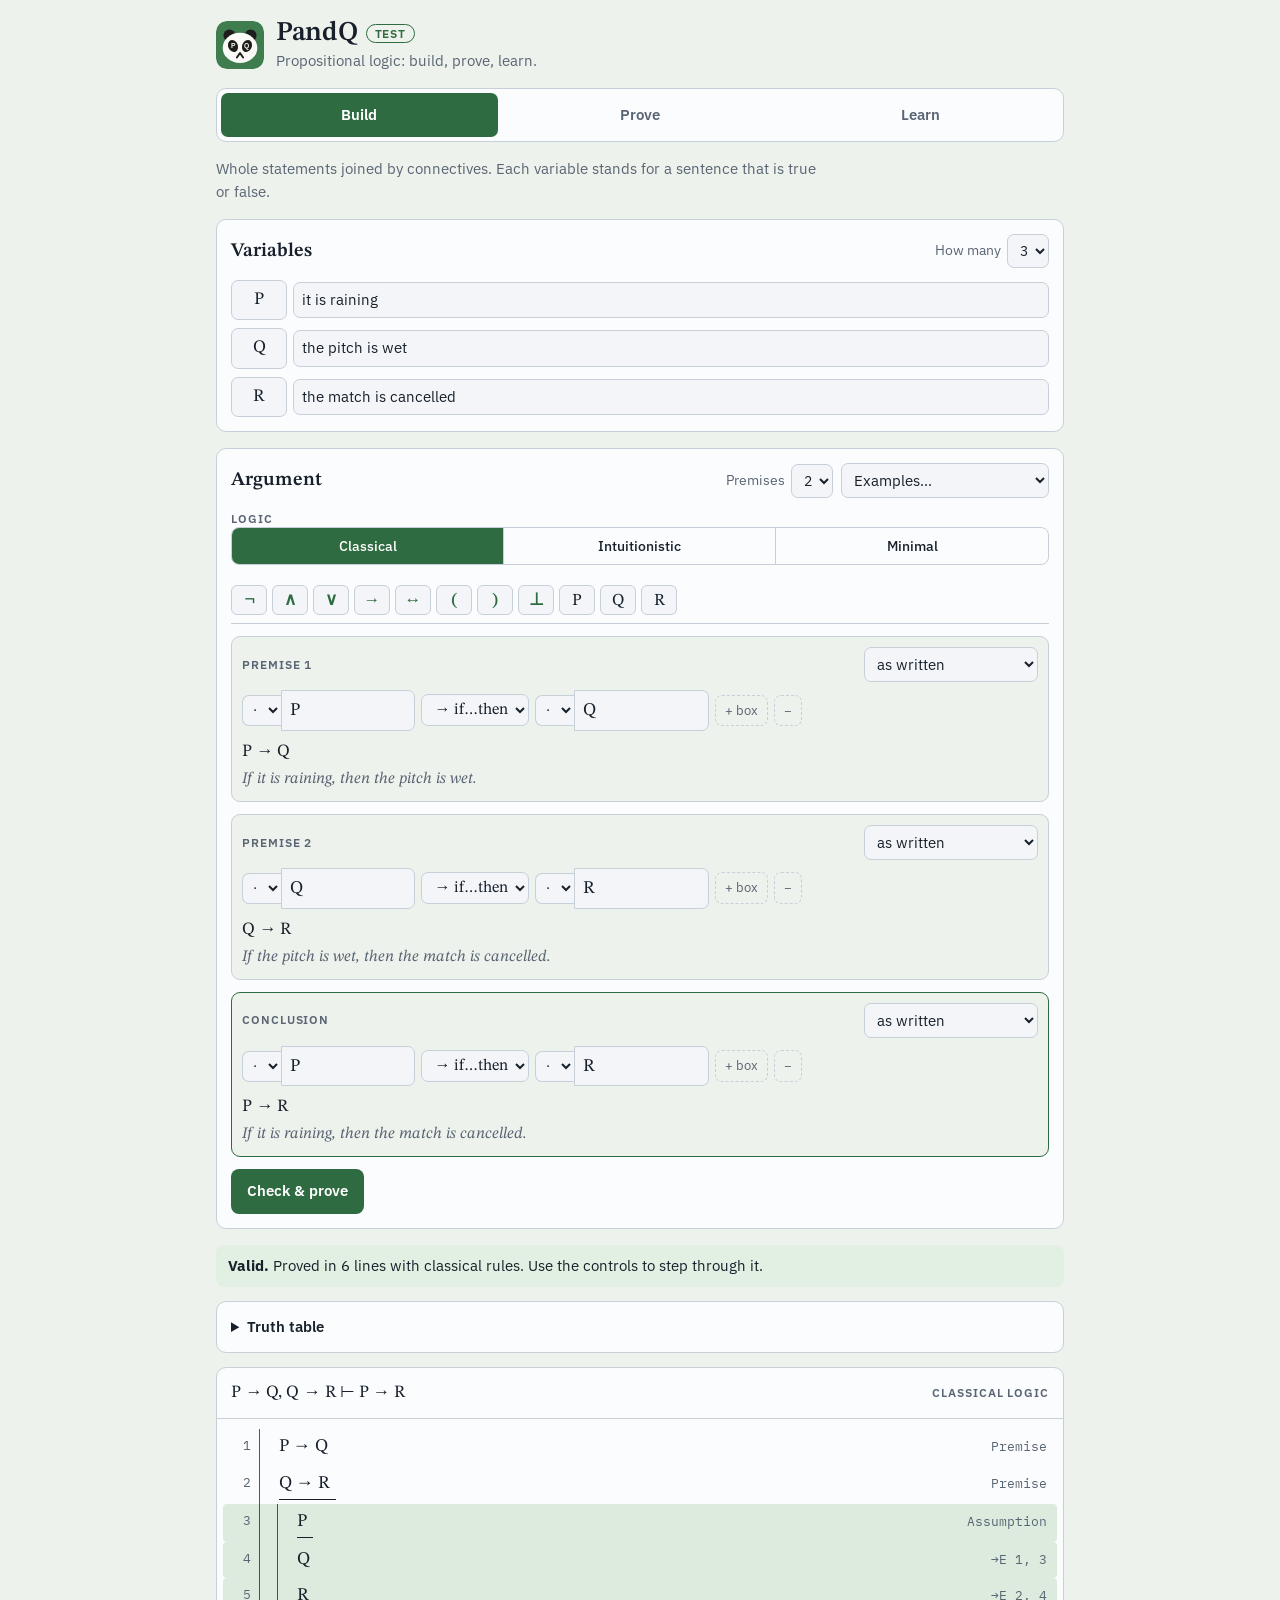
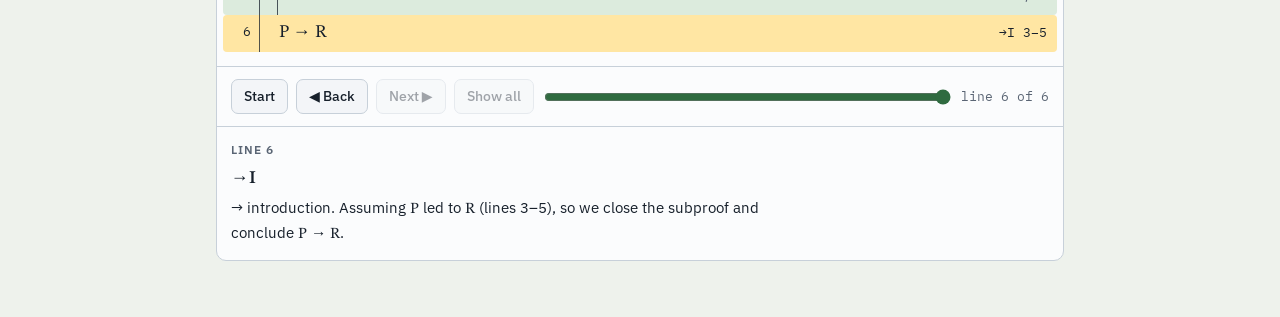
<file: index.html>
<!doctype html>
<html lang="en-GB">
<head>
<meta charset="utf-8">
<meta name="viewport" content="width=device-width, initial-scale=1, viewport-fit=cover">
<meta name="theme-color" content="#2F6B40">
<meta name="description" content="Propositional logic: build arguments, check them with truth tables, step through Fitch proofs, and learn the terms.">
<link rel="manifest" href="manifest.webmanifest">
<link rel="icon" href="icon.svg" type="image/svg+xml">
<link rel="apple-touch-icon" href="apple-touch-icon.png">
<title>PandQ</title>
<link rel="preconnect" href="https://fonts.googleapis.com">
<link rel="stylesheet" href="https://fonts.googleapis.com/css2?family=IBM+Plex+Mono:wght@400;500&family=IBM+Plex+Sans:wght@400;500;600&family=STIX+Two+Text:ital,wght@0,400;0,600;1,400&display=swap">
<link rel="stylesheet" href="workbench.css">
<link rel="stylesheet" href="theme.css">
</head>
<body>
<div class="wrap">
  <header class="brand">
    <svg xmlns="http://www.w3.org/2000/svg" viewBox="0 0 200 200"><rect x="0" y="0" width="200" height="200" rx="44" fill="#3F7D4E"/>
<circle cx="56" cy="60" r="25" fill="#1D1D1B"/><circle cx="144" cy="60" r="25" fill="#1D1D1B"/>
<ellipse cx="100" cy="112" rx="72" ry="63" fill="#FBFAF6"/>
<ellipse cx="71" cy="104" rx="20" ry="26" fill="#1D1D1B" transform="rotate(-24 71 104)"/>
<ellipse cx="129" cy="104" rx="20" ry="26" fill="#1D1D1B" transform="rotate(24 129 104)"/>
<text x="72" y="114" text-anchor="middle" font-family="DM Sans, Arial, sans-serif" font-weight="700" font-size="28" fill="#FBFAF6">P</text>
<text x="128" y="114" text-anchor="middle" font-family="DM Sans, Arial, sans-serif" font-weight="700" font-size="28" fill="#FBFAF6">Q</text>
<path d="M87 152 L100 133 L113 152" fill="none" stroke="#1D1D1B" stroke-width="8" stroke-linecap="round" stroke-linejoin="round"/></svg>
    <div><h1>PandQ<span class="testflag">Test</span></h1><p>Propositional logic: build, prove, learn.</p></div>
  </header>
  <nav class="appnav" aria-label="Sections"><a href="index.html" aria-current="page">Build</a><a href="prove.html">Prove</a><a href="learn.html">Learn</a></nav>
  <nav class="tabs" role="tablist" id="tabs" hidden>
    <button role="tab" id="tab-prop" data-tab="prop">Propositional</button>
  </nav>
  <p class="intro" id="intro"></p>
  <div id="builder" style="display:flex;flex-direction:column;gap:16px"></div>
  <div class="results" id="result" aria-live="polite"></div>
</div>
<script src="core.js"></script>
<script src="workbench.js"></script>
<script>if('serviceWorker' in navigator){addEventListener('load',()=>navigator.serviceWorker.register('sw.js').catch(()=>{}));}</script>
</body>
</html>
</file>
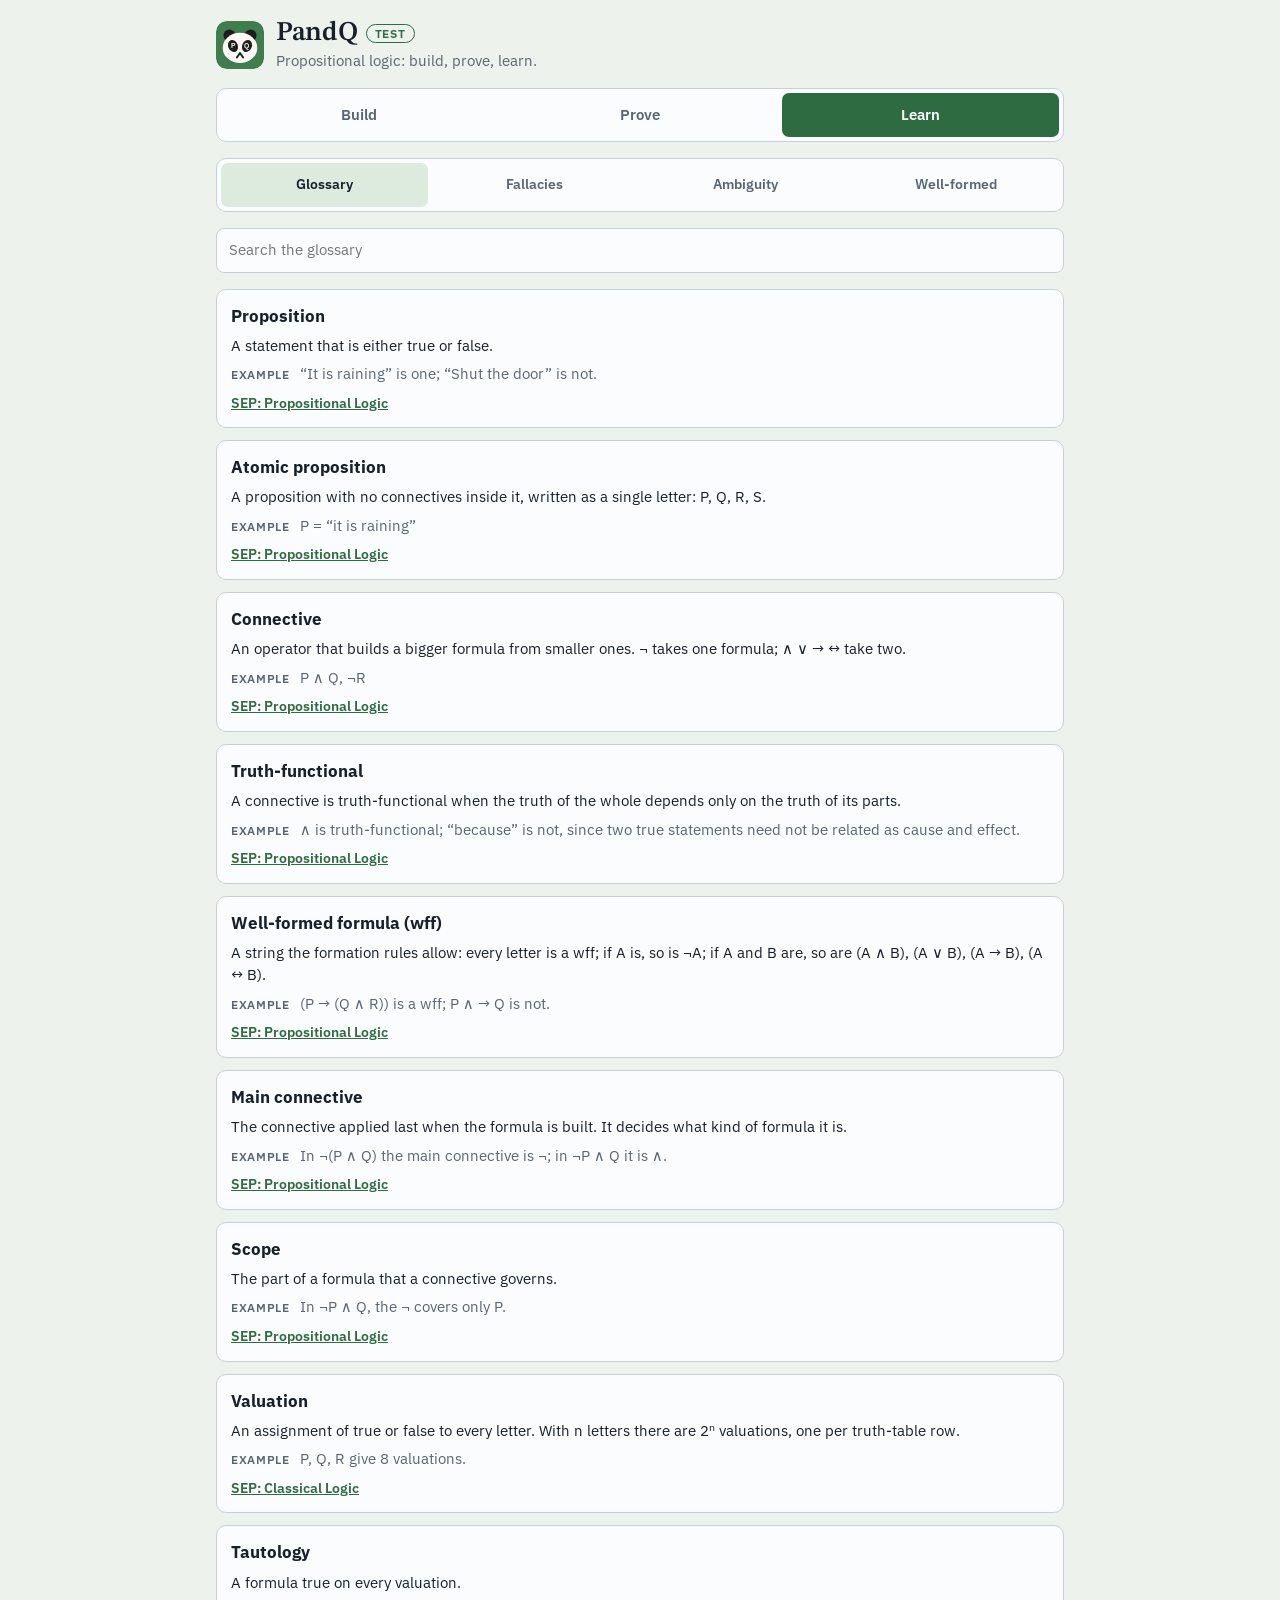
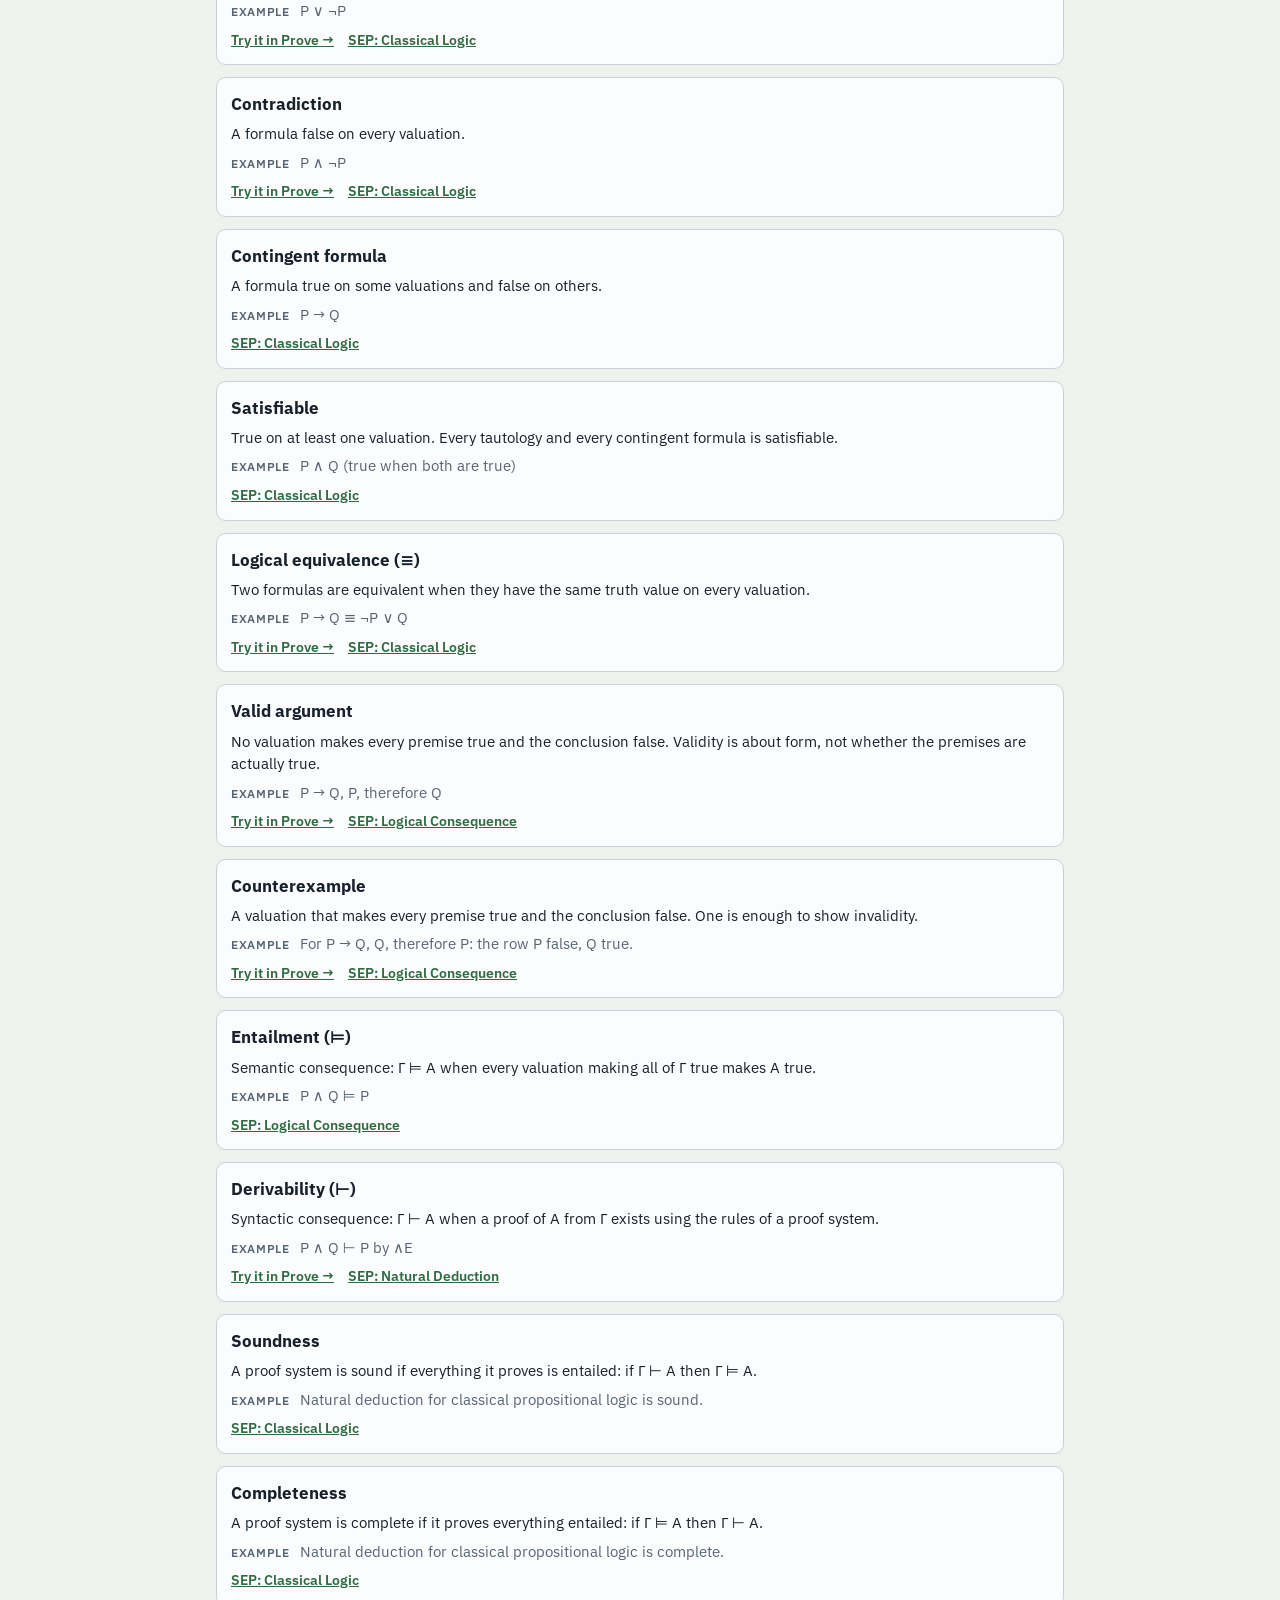
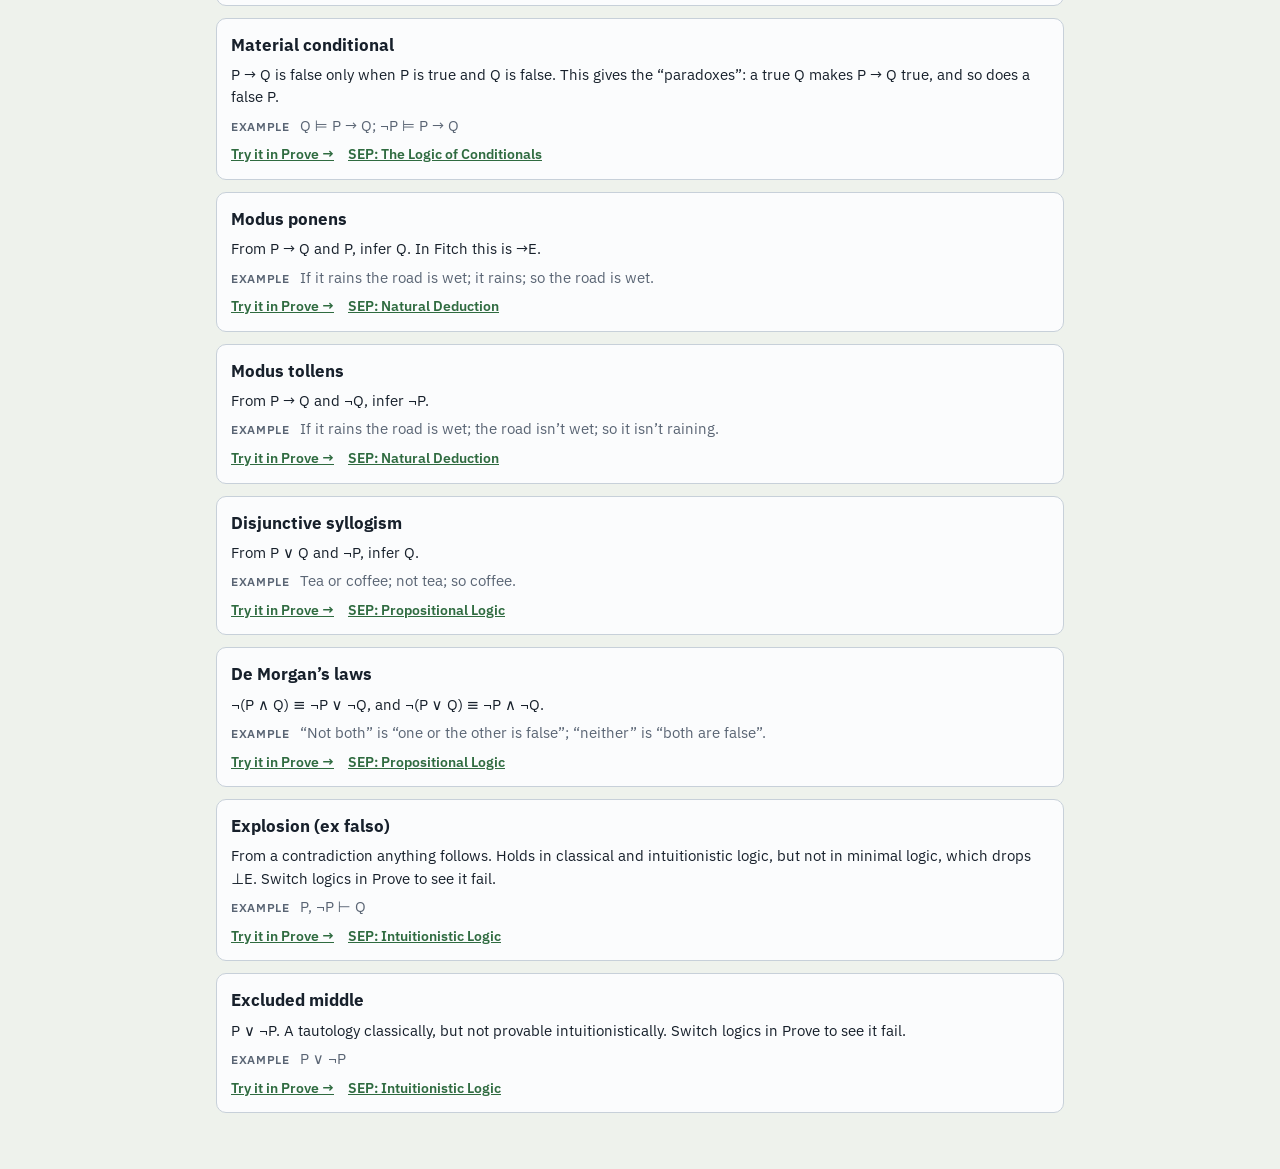
<file: learn.html>
<!doctype html>
<html lang="en-GB">
<head>
<meta charset="utf-8">
<meta name="viewport" content="width=device-width, initial-scale=1, viewport-fit=cover">
<meta name="theme-color" content="#2F6B40">
<meta name="description" content="Propositional logic: build arguments, check them with truth tables, step through Fitch proofs, and learn the terms.">
<link rel="manifest" href="manifest.webmanifest">
<link rel="icon" href="icon.svg" type="image/svg+xml">
<link rel="apple-touch-icon" href="apple-touch-icon.png">
<title>PandQ · Learn</title>
<link rel="preconnect" href="https://fonts.googleapis.com">
<link rel="stylesheet" href="https://fonts.googleapis.com/css2?family=IBM+Plex+Mono:wght@400;500&family=IBM+Plex+Sans:wght@400;500;600&family=STIX+Two+Text:ital,wght@0,400;0,600;1,400&display=swap">
<link rel="stylesheet" href="workbench.css">
<link rel="stylesheet" href="learn.css">
<link rel="stylesheet" href="theme.css">
</head>
<body>
<div class="wrap">
  <header class="brand">
    <svg xmlns="http://www.w3.org/2000/svg" viewBox="0 0 200 200"><rect x="0" y="0" width="200" height="200" rx="44" fill="#3F7D4E"/>
<circle cx="56" cy="60" r="25" fill="#1D1D1B"/><circle cx="144" cy="60" r="25" fill="#1D1D1B"/>
<ellipse cx="100" cy="112" rx="72" ry="63" fill="#FBFAF6"/>
<ellipse cx="71" cy="104" rx="20" ry="26" fill="#1D1D1B" transform="rotate(-24 71 104)"/>
<ellipse cx="129" cy="104" rx="20" ry="26" fill="#1D1D1B" transform="rotate(24 129 104)"/>
<text x="72" y="114" text-anchor="middle" font-family="DM Sans, Arial, sans-serif" font-weight="700" font-size="28" fill="#FBFAF6">P</text>
<text x="128" y="114" text-anchor="middle" font-family="DM Sans, Arial, sans-serif" font-weight="700" font-size="28" fill="#FBFAF6">Q</text>
<path d="M87 152 L100 133 L113 152" fill="none" stroke="#1D1D1B" stroke-width="8" stroke-linecap="round" stroke-linejoin="round"/></svg>
    <div><h1>PandQ<span class="testflag">Test</span></h1><p>Propositional logic: build, prove, learn.</p></div>
  </header>
  <nav class="appnav" aria-label="Sections"><a href="index.html">Build</a><a href="prove.html">Prove</a><a href="learn.html" aria-current="page">Learn</a></nav>
  <div class="ltabs" id="ltabs" role="tablist">
    <button role="tab" data-v="glossary">Glossary</button>
    <button role="tab" data-v="fallacies">Fallacies</button>
    <button role="tab" data-v="ambiguity">Ambiguity</button>
    <button role="tab" data-v="wellformed">Well-formed</button>
  </div>
  <div class="search" id="searchrow"><label for="q" style="position:absolute;left:-9999px">Search the glossary</label><input id="q" type="search" placeholder="Search the glossary"></div>
  <div class="list" id="list"></div>
</div>
<script src="learn-content.js"></script>
<script src="learn.js"></script>
<script>if('serviceWorker' in navigator){addEventListener('load',()=>navigator.serviceWorker.register('sw.js').catch(()=>{}));}</script>
</body>
</html>
</file>
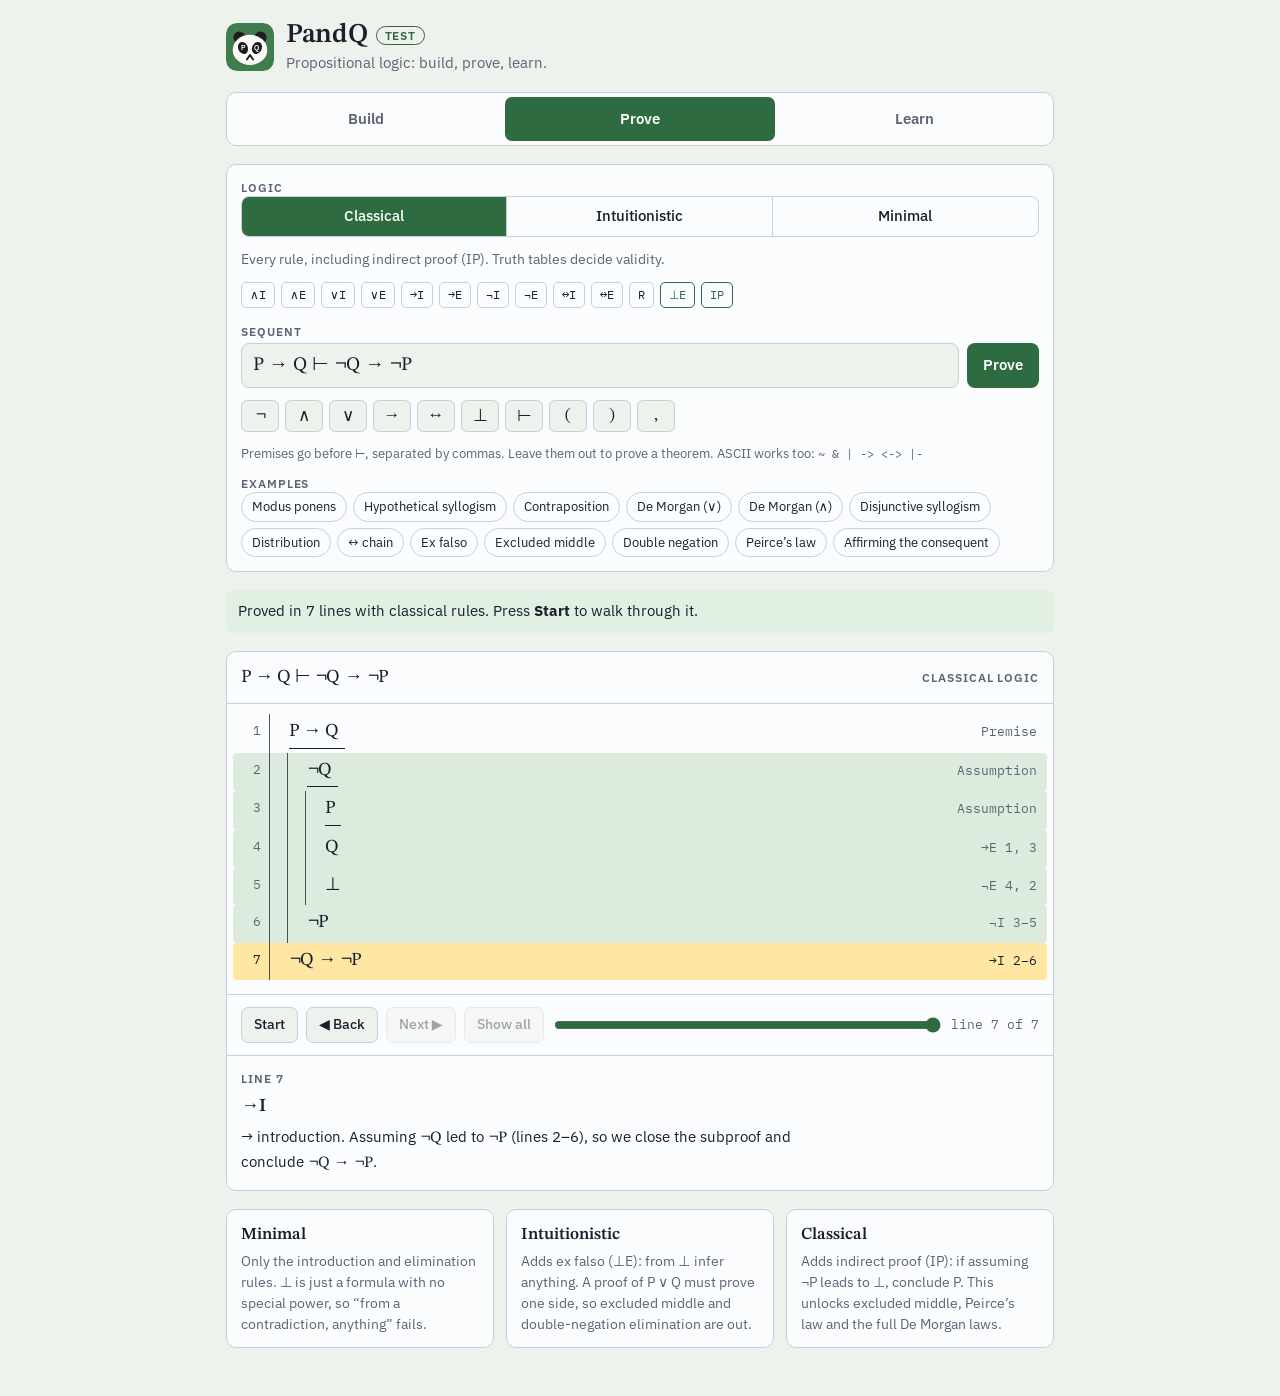
<file: prove.html>
<!doctype html>
<html lang="en-GB">
<head>
<meta charset="utf-8">
<meta name="viewport" content="width=device-width, initial-scale=1, viewport-fit=cover">
<meta name="theme-color" content="#2F6B40">
<meta name="description" content="Propositional logic: build arguments, check them with truth tables, step through Fitch proofs, and learn the terms.">
<link rel="manifest" href="manifest.webmanifest">
<link rel="icon" href="icon.svg" type="image/svg+xml">
<link rel="apple-touch-icon" href="apple-touch-icon.png">
<title>PandQ · Prove</title>
<link rel="preconnect" href="https://fonts.googleapis.com">
<link rel="stylesheet" href="https://fonts.googleapis.com/css2?family=IBM+Plex+Mono:wght@400;500&family=IBM+Plex+Sans:wght@400;500;600&family=STIX+Two+Text:ital,wght@0,400;0,600;1,400&display=swap">
<link rel="stylesheet" href="fitch.css">
<link rel="stylesheet" href="theme.css">
</head>
<body>
<div class="wrap">
  <header class="brand">
    <svg xmlns="http://www.w3.org/2000/svg" viewBox="0 0 200 200"><rect x="0" y="0" width="200" height="200" rx="44" fill="#3F7D4E"/>
<circle cx="56" cy="60" r="25" fill="#1D1D1B"/><circle cx="144" cy="60" r="25" fill="#1D1D1B"/>
<ellipse cx="100" cy="112" rx="72" ry="63" fill="#FBFAF6"/>
<ellipse cx="71" cy="104" rx="20" ry="26" fill="#1D1D1B" transform="rotate(-24 71 104)"/>
<ellipse cx="129" cy="104" rx="20" ry="26" fill="#1D1D1B" transform="rotate(24 129 104)"/>
<text x="72" y="114" text-anchor="middle" font-family="DM Sans, Arial, sans-serif" font-weight="700" font-size="28" fill="#FBFAF6">P</text>
<text x="128" y="114" text-anchor="middle" font-family="DM Sans, Arial, sans-serif" font-weight="700" font-size="28" fill="#FBFAF6">Q</text>
<path d="M87 152 L100 133 L113 152" fill="none" stroke="#1D1D1B" stroke-width="8" stroke-linecap="round" stroke-linejoin="round"/></svg>
    <div><h1>PandQ<span class="testflag">Test</span></h1><p>Propositional logic: build, prove, learn.</p></div>
  </header>
  <nav class="appnav" aria-label="Sections"><a href="index.html">Build</a><a href="prove.html" aria-current="page">Prove</a><a href="learn.html">Learn</a></nav>

  <section class="bench" aria-label="Input">
    <div>
      <div class="label" id="logiclbl">Logic</div>
      <div class="seg" role="group" aria-labelledby="logiclbl">
        <button id="lg-classical" data-logic="classical" aria-pressed="true">Classical</button>
        <button id="lg-intuitionistic" data-logic="intuitionistic" aria-pressed="false">Intuitionistic</button>
        <button id="lg-minimal" data-logic="minimal" aria-pressed="false">Minimal</button>
      </div>
    </div>
    <p class="logicnote" id="logicnote"></p>
    <div class="rules" id="rules"></div>
    <div>
      <label class="label" for="seq">Sequent</label>
      <div class="inrow">
        <input id="seq" autocomplete="off" autocapitalize="characters" spellcheck="false" value="P → Q ⊢ ¬Q → ¬P">
        <button class="go" id="go">Prove</button>
      </div>
    </div>
    <div class="keys" id="keys">
      <button data-k="¬">¬</button><button data-k="∧">∧</button><button data-k="∨">∨</button><button data-k="→">→</button><button data-k="↔">↔</button><button data-k="⊥">⊥</button><button data-k="⊢">⊢</button><button data-k="(">(</button><button data-k=")">)</button><button data-k=", ">,</button>
    </div>
    <p class="hint">Premises go before <code>⊢</code>, separated by commas. Leave them out to prove a theorem. ASCII works too: <code>~ &amp; | -&gt; &lt;-&gt; |-</code></p>
    <div>
      <div class="label">Examples</div>
      <div class="examples" id="examples"></div>
    </div>
  </section>

  <div class="status" id="status" role="status"></div>

  <section class="sheet" id="sheet" aria-label="Proof">
    <div class="sheethead">
      <span class="seqshow" id="seqshow"></span>
      <span class="label" id="sheetlogic"></span>
    </div>
    <div class="scroller"><div class="proof" id="proof"></div></div>
    <div class="controls">
      <button id="first">Start</button>
      <button id="prev">◀ Back</button>
      <button id="next">Next ▶</button>
      <button id="all">Show all</button>
      <input type="range" id="slider" min="1" max="1" value="1" aria-label="Proof step">
      <span class="counter" id="counter"></span>
    </div>
    <div class="explain" id="explain"></div>
  </section>

  <section class="notes" aria-label="About the logics">
    <div><h3>Minimal</h3><p>Only the introduction and elimination rules. ⊥ is just a formula with no special power, so “from a contradiction, anything” fails.</p></div>
    <div><h3>Intuitionistic</h3><p>Adds ex falso (⊥E): from ⊥ infer anything. A proof of P ∨ Q must prove one side, so excluded middle and double-negation elimination are out.</p></div>
    <div><h3>Classical</h3><p>Adds indirect proof (IP): if assuming ¬P leads to ⊥, conclude P. This unlocks excluded middle, Peirce’s law and the full De Morgan laws.</p></div>
  </section>
</div>
<script src="fitch-core.js"></script>
<script src="fitch.js"></script>
<script>if('serviceWorker' in navigator){addEventListener('load',()=>navigator.serviceWorker.register('sw.js').catch(()=>{}));}</script>
</body>
</html>
</file>
<file: workbench.css>
:root{padding-top:env(safe-area-inset-top,0px);padding-bottom:env(safe-area-inset-bottom,0px)}body{margin:0;font:14px system-ui,sans-serif}img{max-width:100%}[hidden]{display:none!important}

/* Layout: one working column per logic. Tabs on top, then Symbols, then the Argument builder, then results with Fitch proof stepper. */
:root{
  --bg:#EDF0F3; --paper:#FBFCFD; --ink:#17202B; --muted:#5A6574; --rule:#C7D0D9; --field:#F3F5F8;
  --accent:#1D6A59; --accent-ink:#FFFFFF; --mark:#FFE6A3; --ref:#D9EEE7; --bad:#9E3527; --badbg:#F8E4E0; --okbg:#E1F1EB; --warn:#8A5A00;
  --f-formula:"STIX Two Text","Cambria Math","Times New Roman",serif;
  --f-body:"IBM Plex Sans",system-ui,-apple-system,"Segoe UI",sans-serif;
  --f-mono:"IBM Plex Mono",ui-monospace,"SF Mono",Menlo,monospace;
}
@media (prefers-color-scheme: dark){:root:not([data-theme="light"]){
  --bg:#10151B; --paper:#171F28; --ink:#E5EAF0; --muted:#98A4B2; --rule:#33404D; --field:#121921;
  --accent:#5DC3A7; --accent-ink:#0E1A16; --mark:#56461A; --ref:#1D3A33; --bad:#E8806F; --badbg:#3A1F1B; --okbg:#18322B; --warn:#E0B357; color-scheme:dark}}
:root[data-theme="dark"]{
  --bg:#10151B; --paper:#171F28; --ink:#E5EAF0; --muted:#98A4B2; --rule:#33404D; --field:#121921;
  --accent:#5DC3A7; --accent-ink:#0E1A16; --mark:#56461A; --ref:#1D3A33; --bad:#E8806F; --badbg:#3A1F1B; --okbg:#18322B; --warn:#E0B357; color-scheme:dark}
*{box-sizing:border-box}
body{background:var(--bg);color:var(--ink);font-family:var(--f-body);font-size:15px;line-height:1.5}
.wrap{max-width:880px;margin:0 auto;padding-block:18px 56px;padding-left:max(16px,env(safe-area-inset-left,0px));padding-right:max(16px,env(safe-area-inset-right,0px));display:flex;flex-direction:column;gap:16px}
header h1{font-family:var(--f-formula);font-weight:600;font-size:1.85rem;margin:0;letter-spacing:-.01em}
header p{margin:2px 0 0;color:var(--muted)}
.tabs{display:grid;grid-template-columns:repeat(4,1fr);gap:4px;background:var(--paper);border:1px solid var(--rule);border-radius:10px;padding:4px}
.tabs button{font:inherit;font-weight:600;font-size:.9rem;padding:9px 4px;border:0;border-radius:7px;background:transparent;color:var(--muted);cursor:pointer}
.tabs button[aria-selected="true"]{background:var(--accent);color:var(--accent-ink)}
.intro{margin:0;color:var(--muted);max-width:68ch}
.card{background:var(--paper);border:1px solid var(--rule);border-radius:10px;padding:14px;display:flex;flex-direction:column;gap:12px}
.cardhead{display:flex;flex-wrap:wrap;align-items:center;justify-content:space-between;gap:8px}
.cardhead h2{margin:0;font-family:var(--f-formula);font-weight:600;font-size:1.2rem}
.label{font-size:.72rem;text-transform:uppercase;letter-spacing:.08em;color:var(--muted);font-weight:600}
.ctl{display:inline-flex;align-items:center;gap:6px;font-size:.88rem;color:var(--muted)}
select,input[type=text],input:not([type]){font:inherit;color:var(--ink);background:var(--field);border:1px solid var(--rule);border-radius:7px;padding:6px 8px}
select{padding-right:4px}
:focus-visible{outline:2px solid var(--accent);outline-offset:2px}
.seg{display:grid;grid-template-columns:repeat(3,1fr);border:1px solid var(--rule);border-radius:8px;overflow:hidden}
.seg button{font:inherit;font-weight:500;font-size:.9rem;background:transparent;color:var(--ink);border:0;padding:7px 4px;cursor:pointer;border-right:1px solid var(--rule)}
.seg button:last-child{border-right:0}
.seg button[aria-pressed="true"]{background:var(--accent);color:var(--accent-ink)}
.symgrid{display:flex;flex-direction:column;gap:8px}
.symrow{display:flex;gap:6px;align-items:center}
.symrow .sl{width:3.2em;text-align:center;font-family:var(--f-formula);font-size:1.1rem;flex:none}
.symrow .sm{flex:1;min-width:0}
.symrow .sa{flex:none}
.symsub{display:flex;flex-wrap:wrap;align-items:center;justify-content:space-between;gap:8px;margin-top:4px}
.hint{font-size:.82rem;color:var(--muted);margin:0}
.hint code,.mono{font-family:var(--f-mono);font-size:.8rem}
.keys{position:sticky;top:env(safe-area-inset-top,0px);z-index:5;display:flex;flex-wrap:wrap;gap:5px;background:var(--paper);padding:8px 0;border-bottom:1px solid var(--rule)}
.keys button{font-family:var(--f-formula);font-size:1.05rem;min-width:36px;padding:3px 7px;border:1px solid var(--rule);background:var(--field);color:var(--ink);border-radius:6px;cursor:pointer}
.keys button.k-sym{color:var(--accent);font-weight:600}
.stmt{border:1px solid var(--rule);border-radius:9px;padding:10px;display:flex;flex-direction:column;gap:8px;background:var(--bg)}
.stmt.concl{border-color:var(--accent)}
.stmthead{display:flex;align-items:center;justify-content:space-between;gap:8px}
.qrow,.boxes{display:flex;flex-wrap:wrap;align-items:center;gap:6px}
.qrow select{font-family:var(--f-formula);font-size:1.05rem}
.slot{display:inline-flex;align-items:center;gap:0}
.slot .bneg{border-radius:7px 0 0 7px;border-right:0;font-family:var(--f-formula);width:2.6em;padding-left:6px}
.slot .box{border-radius:0 7px 7px 0;font-family:var(--f-formula);font-size:1.12rem;width:7.5em;max-width:46vw}
.op{font-family:var(--f-formula);font-size:1rem}
.mini{font:inherit;font-size:.82rem;padding:5px 9px;border:1px dashed var(--rule);background:transparent;color:var(--muted);border-radius:7px;cursor:pointer}
.mini:hover{color:var(--ink);border-color:var(--accent)}
.preview{font-size:.88rem;display:flex;flex-direction:column;gap:2px;min-width:0}
.preview .pf{font-family:var(--f-formula);font-size:1.08rem;overflow-wrap:anywhere}
.preview .pe{color:var(--muted);font-style:italic;font-family:var(--f-formula);font-size:1rem}
.preview .perr{color:var(--bad)}
.preview .pwarn{color:var(--warn);font-size:.82rem}
.catline{display:flex;flex-wrap:wrap;align-items:center;gap:6px}
.catline .word{font-family:var(--f-formula);font-size:1.05rem}
.check{display:flex;gap:8px;align-items:flex-start;font-size:.9rem}
.check input{margin-top:4px;accent-color:var(--accent)}
.go{font:inherit;font-weight:600;background:var(--accent);color:var(--accent-ink);border:0;border-radius:8px;padding:11px 16px;cursor:pointer;align-self:flex-start}
.status{padding:10px 12px;border-radius:8px;font-size:.92rem}
.status.ok{background:var(--okbg)}
.status.bad{background:var(--badbg)}
.status.bad strong{color:var(--bad)}
.status .f,.f{font-family:var(--f-formula);font-size:1.03em}
.results{display:flex;flex-direction:column;gap:14px}
.panel{background:var(--paper);border:1px solid var(--rule);border-radius:10px;padding:14px;display:flex;flex-direction:column;gap:8px}
.panel h3{margin:0;font-family:var(--f-formula);font-size:1.1rem;font-weight:600}
.panel p{margin:0}
.model{font-family:var(--f-formula);font-size:1.02rem;display:flex;flex-direction:column;gap:2px}
.venn{width:100%;max-width:380px;height:auto}
.venn .vc{fill:none;stroke:var(--ink);stroke-width:1.6}
.venn .hl{stroke:var(--accent);stroke-width:2.4;opacity:.55}
.venn .vl{fill:var(--ink);font-family:var(--f-formula);font-size:17px;font-weight:600}
.venn .vx{fill:var(--bad);font-family:var(--f-body);font-weight:700;font-size:18px}
.legend{font-size:.85rem;color:var(--muted)}
.tt{overflow-x:auto}
.tt table{border-collapse:collapse;font-family:var(--f-formula);font-variant-numeric:tabular-nums}
.tt th,.tt td{padding:3px 9px;border-bottom:1px solid var(--rule);text-align:center;white-space:nowrap}
.tt th{font-weight:600}
.tt tr.cx td{background:var(--badbg);color:var(--bad);font-weight:600}
.tt td.sep,.tt th.sep{border-left:1px solid var(--rule)}
details summary{cursor:pointer;font-weight:600;font-size:.92rem}
.sheet{background:var(--paper);border:1px solid var(--rule);border-radius:10px;overflow:hidden}
.sheethead{display:flex;flex-wrap:wrap;align-items:baseline;justify-content:space-between;gap:6px 12px;padding:12px 14px;border-bottom:1px solid var(--rule)}
.sheethead .seqshow{font-family:var(--f-formula);font-size:1.08rem;overflow-wrap:anywhere}
.scroller{overflow-x:auto;padding:10px 6px 14px}
.proof{width:max-content;min-width:100%}
.row{display:grid;grid-template-columns:2.4em 1fr auto;align-items:stretch;border-radius:4px}
.row.cur{background:var(--mark)}
.row.isref{background:var(--ref)}
.num{font-family:var(--f-mono);font-size:.8rem;color:var(--muted);text-align:right;padding:7px 8px 0 0;font-variant-numeric:tabular-nums}
.fcell{display:flex;min-width:0}
.bar{width:18px;flex:none;border-left:1.5px solid var(--ink);opacity:.75}
.ftxt{font-family:var(--f-formula);font-size:1.12rem;white-space:nowrap;padding:4px 14px 4px 2px;align-self:center}
.ftxt span{display:inline-block;padding:0 6px 2px 0}
.ftxt.line span{border-bottom:1.5px solid var(--ink)}
.flag{font-family:var(--f-mono);font-size:.75rem;color:var(--accent);margin-right:6px;border:1px solid var(--accent);border-radius:4px;padding:0 4px}
.just{font-family:var(--f-mono);font-size:.8rem;color:var(--muted);padding:8px 10px 0 12px;white-space:nowrap;font-variant-numeric:tabular-nums}
.row.cur .just,.row.cur .num{color:var(--ink)}
.controls{display:flex;flex-wrap:wrap;align-items:center;gap:8px;padding:12px 14px;border-top:1px solid var(--rule)}
.controls button{font:inherit;font-size:.88rem;font-weight:500;padding:6px 12px;border-radius:7px;border:1px solid var(--rule);background:var(--field);color:var(--ink);cursor:pointer}
.controls button:disabled{opacity:.4;cursor:default}
.controls input[type=range]{flex:1;min-width:120px;accent-color:var(--accent)}
.counter{font-family:var(--f-mono);font-size:.8rem;color:var(--muted);font-variant-numeric:tabular-nums}
.explain{padding:14px;border-top:1px solid var(--rule);display:flex;flex-direction:column;gap:6px}
.explain h4{margin:0;font-family:var(--f-formula);font-weight:600;font-size:1.12rem}
.explain p{margin:0;max-width:66ch}
@media (prefers-reduced-motion:no-preference){.row{transition:background-color .15s}}
</file>
<file: theme.css>
:root{--bg:#EEF2EC;--accent:#2F6B40;--accent-ink:#FFFFFF;--ref:#DCEBDD;--okbg:#E1F0E2}
@media (prefers-color-scheme: dark){:root:not([data-theme="light"]){--bg:#0F1511;--accent:#7CC890;--accent-ink:#0C1A10;--ref:#1D3A25;--okbg:#173222}}
:root[data-theme="dark"]{--bg:#0F1511;--accent:#7CC890;--accent-ink:#0C1A10;--ref:#1D3A25;--okbg:#173222}
/* brand header + page nav */
.brand{display:flex;align-items:center;gap:12px}
.brand svg{width:48px;height:48px;flex:none;border-radius:11px}
.brand h1{font-family:var(--f-formula);font-weight:600;font-size:1.7rem;margin:0;line-height:1.1;letter-spacing:-.01em}
.brand p{margin:2px 0 0;color:var(--muted);font-size:.92rem}
.appnav{display:flex;gap:4px;background:var(--paper);border:1px solid var(--rule);border-radius:10px;padding:4px}
.appnav a{flex:1;text-align:center;font-weight:600;font-size:.92rem;padding:10px 4px;border-radius:7px;color:var(--muted);text-decoration:none;min-height:44px;display:flex;align-items:center;justify-content:center}
.appnav a[aria-current="page"]{background:var(--accent);color:var(--accent-ink)}
.testflag{font-size:.75rem;font-weight:600;letter-spacing:.06em;text-transform:uppercase;color:var(--accent);border:1px solid var(--accent);border-radius:999px;padding:1px 8px;margin-left:8px;vertical-align:middle;font-family:var(--f-body)}
.namecard{background:var(--paper);border:1px solid var(--rule);border-radius:10px;padding:14px}
.namecard h2{margin:0 0 6px;font-size:1rem}
.namecard p{margin:0 0 8px}
.namecard .fm{font-family:var(--f-formula);font-size:1.15rem}
.namecard .row{display:flex;flex-wrap:wrap;gap:8px}
.namecard button{font:inherit;font-weight:600;font-size:.9rem;min-height:44px;padding:8px 14px;border-radius:8px;border:1px solid var(--accent);background:var(--paper);color:var(--accent);cursor:pointer}
</file>
<file: learn.css>
.ltabs{display:grid;grid-template-columns:repeat(4,1fr);gap:4px;background:var(--paper);border:1px solid var(--rule);border-radius:10px;padding:4px}
.ltabs button{font:inherit;font-weight:600;font-size:.88rem;padding:9px 4px;min-height:44px;border:0;border-radius:7px;background:transparent;color:var(--muted);cursor:pointer}
.ltabs button[aria-selected="true"]{background:var(--ref);color:var(--ink)}
.search{display:flex}.search input{flex:1;font:inherit;padding:10px 12px;border:1px solid var(--rule);border-radius:8px;background:var(--paper);color:var(--ink)}
.list{display:flex;flex-direction:column;gap:12px}
.entry{background:var(--paper);border:1px solid var(--rule);border-radius:10px;padding:14px;display:flex;flex-direction:column;gap:6px}
.entry h3{margin:0;font-size:1.05rem}.entry p{margin:0}
.ex{color:var(--muted)}.lbl{display:inline-block;font-size:.72rem;font-weight:600;letter-spacing:.06em;text-transform:uppercase;color:var(--muted);margin-right:6px}
.fm{font-family:var(--f-formula);font-size:1.12rem}
.pair{display:grid;grid-template-columns:repeat(auto-fit,minmax(200px,1fr));gap:8px}.pair>div{background:var(--field);border-radius:8px;padding:8px 10px;display:flex;flex-direction:column}
.links{display:flex;flex-wrap:wrap;gap:14px;font-size:.9rem}.links a{color:var(--accent);font-weight:600}
.lead{margin:0;color:var(--muted)}.empty{color:var(--muted)}
</file>
<file: fitch.css>
:root{padding-top:env(safe-area-inset-top,0px);padding-bottom:env(safe-area-inset-bottom,0px)}body{margin:0;font:14px system-ui,sans-serif}img{max-width:100%}[hidden]{display:none!important}

/* Layout: a single notebook column — input bench on top, the Fitch proof as the page's centrepiece, step commentary pinned beside the proof. */
:root{
  --bg:#EDF0F3; --paper:#FBFCFD; --ink:#17202B; --muted:#5A6574; --rule:#C7D0D9;
  --accent:#1D6A59; --accent-ink:#FFFFFF; --mark:#FFE6A3; --ref:#D9EEE7; --bad:#9E3527; --badbg:#F8E4E0; --okbg:#E1F1EB;
  --f-formula:"STIX Two Text","Cambria Math","Times New Roman",serif;
  --f-body:"IBM Plex Sans",system-ui,-apple-system,"Segoe UI",sans-serif;
  --f-mono:"IBM Plex Mono",ui-monospace,"SF Mono",Menlo,monospace;
}
@media (prefers-color-scheme: dark){:root:not([data-theme="light"]){
  --bg:#10151B; --paper:#171F28; --ink:#E5EAF0; --muted:#98A4B2; --rule:#33404D;
  --accent:#5DC3A7; --accent-ink:#0E1A16; --mark:#56461A; --ref:#1D3A33; --bad:#E8806F; --badbg:#3A1F1B; --okbg:#18322B; color-scheme:dark}}
:root[data-theme="dark"]{
  --bg:#10151B; --paper:#171F28; --ink:#E5EAF0; --muted:#98A4B2; --rule:#33404D;
  --accent:#5DC3A7; --accent-ink:#0E1A16; --mark:#56461A; --ref:#1D3A33; --bad:#E8806F; --badbg:#3A1F1B; --okbg:#18322B; color-scheme:dark}
*{box-sizing:border-box}
body{background:var(--bg);color:var(--ink);font-family:var(--f-body);font-size:15px;line-height:1.5}
.wrap{max-width:860px;margin:0 auto;padding-block:20px 48px;padding-left:max(16px,env(safe-area-inset-left,0px));padding-right:max(16px,env(safe-area-inset-right,0px));display:flex;flex-direction:column;gap:18px}
header h1{font-family:var(--f-formula);font-weight:600;font-size:1.9rem;margin:0;letter-spacing:-.01em;text-wrap:balance}
header p{margin:4px 0 0;color:var(--muted);max-width:62ch}
.label{font-size:.72rem;text-transform:uppercase;letter-spacing:.08em;color:var(--muted);font-weight:600}
.bench{background:var(--paper);border:1px solid var(--rule);border-radius:10px;padding:14px;display:flex;flex-direction:column;gap:12px}
.seg{display:grid;grid-template-columns:repeat(3,1fr);border:1px solid var(--rule);border-radius:8px;overflow:hidden}
.seg button{font:inherit;font-weight:500;background:transparent;color:var(--ink);border:0;padding:8px 6px;cursor:pointer;border-right:1px solid var(--rule)}
.seg button:last-child{border-right:0}
.seg button[aria-pressed="true"]{background:var(--accent);color:var(--accent-ink)}
.logicnote{font-size:.88rem;color:var(--muted);margin:0}
.inrow{display:flex;gap:8px}
#seq{flex:1;min-width:0;font-family:var(--f-formula);font-size:1.2rem;padding:9px 11px;border:1px solid var(--rule);border-radius:8px;background:var(--bg);color:var(--ink)}
#seq:focus-visible,button:focus-visible,input[type=range]:focus-visible{outline:2px solid var(--accent);outline-offset:2px}
.go{font:inherit;font-weight:600;background:var(--accent);color:var(--accent-ink);border:0;border-radius:8px;padding:0 16px;cursor:pointer}
.keys{display:flex;flex-wrap:wrap;gap:6px}
.keys button{font-family:var(--f-formula);font-size:1.05rem;min-width:38px;padding:4px 8px;border:1px solid var(--rule);background:var(--bg);color:var(--ink);border-radius:6px;cursor:pointer}
.hint{font-size:.8rem;color:var(--muted);margin:0}
.hint code{font-family:var(--f-mono);font-size:.78rem}
.examples{display:flex;flex-wrap:wrap;gap:6px}
.examples button{font:inherit;font-size:.82rem;padding:4px 10px;border-radius:999px;border:1px solid var(--rule);background:transparent;color:var(--ink);cursor:pointer}
.examples button:hover{border-color:var(--accent)}
.status{padding:10px 12px;border-radius:8px;font-size:.92rem}
.status.ok{background:var(--okbg)}
.status.bad{background:var(--badbg);color:var(--ink)}
.status.bad strong{color:var(--bad)}
.status .f{font-family:var(--f-formula);font-size:1.02em}
.sheet{background:var(--paper);border:1px solid var(--rule);border-radius:10px;overflow:hidden}
.sheethead{display:flex;flex-wrap:wrap;align-items:baseline;justify-content:space-between;gap:6px 12px;padding:12px 14px;border-bottom:1px solid var(--rule)}
.sheethead .seqshow{font-family:var(--f-formula);font-size:1.15rem}
.scroller{overflow-x:auto;padding:10px 6px 14px}
.proof{width:max-content;min-width:100%}
.row{display:grid;grid-template-columns:2.4em 1fr auto;align-items:stretch;border-radius:4px}
.row.cur{background:var(--mark)}
.row.isref{background:var(--ref)}
.num{font-family:var(--f-mono);font-size:.8rem;color:var(--muted);text-align:right;padding:7px 8px 0 0;font-variant-numeric:tabular-nums}
.fcell{display:flex;min-width:0}
.bar{width:18px;flex:none;border-left:1.5px solid var(--ink);opacity:.75}
.ftxt{font-family:var(--f-formula);font-size:1.15rem;white-space:nowrap;padding:4px 14px 4px 2px;align-self:center}
.ftxt span{display:inline-block;padding:0 6px 2px 0}
.ftxt.line span{border-bottom:1.5px solid var(--ink)}
.just{font-family:var(--f-mono);font-size:.8rem;color:var(--muted);padding:8px 10px 0 12px;white-space:nowrap;font-variant-numeric:tabular-nums}
.row.cur .just,.row.cur .num{color:var(--ink)}
.controls{display:flex;flex-wrap:wrap;align-items:center;gap:8px;padding:12px 14px;border-top:1px solid var(--rule)}
.controls button{font:inherit;font-size:.88rem;font-weight:500;padding:6px 12px;border-radius:7px;border:1px solid var(--rule);background:var(--bg);color:var(--ink);cursor:pointer}
.controls button:disabled{opacity:.4;cursor:default}
.controls input[type=range]{flex:1;min-width:120px;accent-color:var(--accent)}
.counter{font-family:var(--f-mono);font-size:.8rem;color:var(--muted);font-variant-numeric:tabular-nums}
.explain{padding:14px;border-top:1px solid var(--rule);display:flex;flex-direction:column;gap:6px}
.explain h2{margin:0;font-family:var(--f-formula);font-weight:600;font-size:1.15rem}
.explain p{margin:0;max-width:66ch}
.explain .f{font-family:var(--f-formula);font-size:1.05em}
.rules{display:flex;flex-wrap:wrap;gap:6px}
.rule{font-family:var(--f-mono);font-size:.76rem;padding:3px 8px;border-radius:5px;border:1px solid var(--rule)}
.rule.off{opacity:.35;text-decoration:line-through}
.rule.special{border-color:var(--accent);color:var(--accent)}
.notes{display:grid;grid-template-columns:repeat(auto-fit,minmax(230px,1fr));gap:12px}
.notes div{background:var(--paper);border:1px solid var(--rule);border-radius:10px;padding:12px 14px}
.notes h3{margin:0 0 4px;font-family:var(--f-formula);font-size:1.05rem;font-weight:600}
.notes p{margin:0;font-size:.88rem;color:var(--muted)}
@media (prefers-reduced-motion:no-preference){.row{transition:background-color .15s}}
</file>
